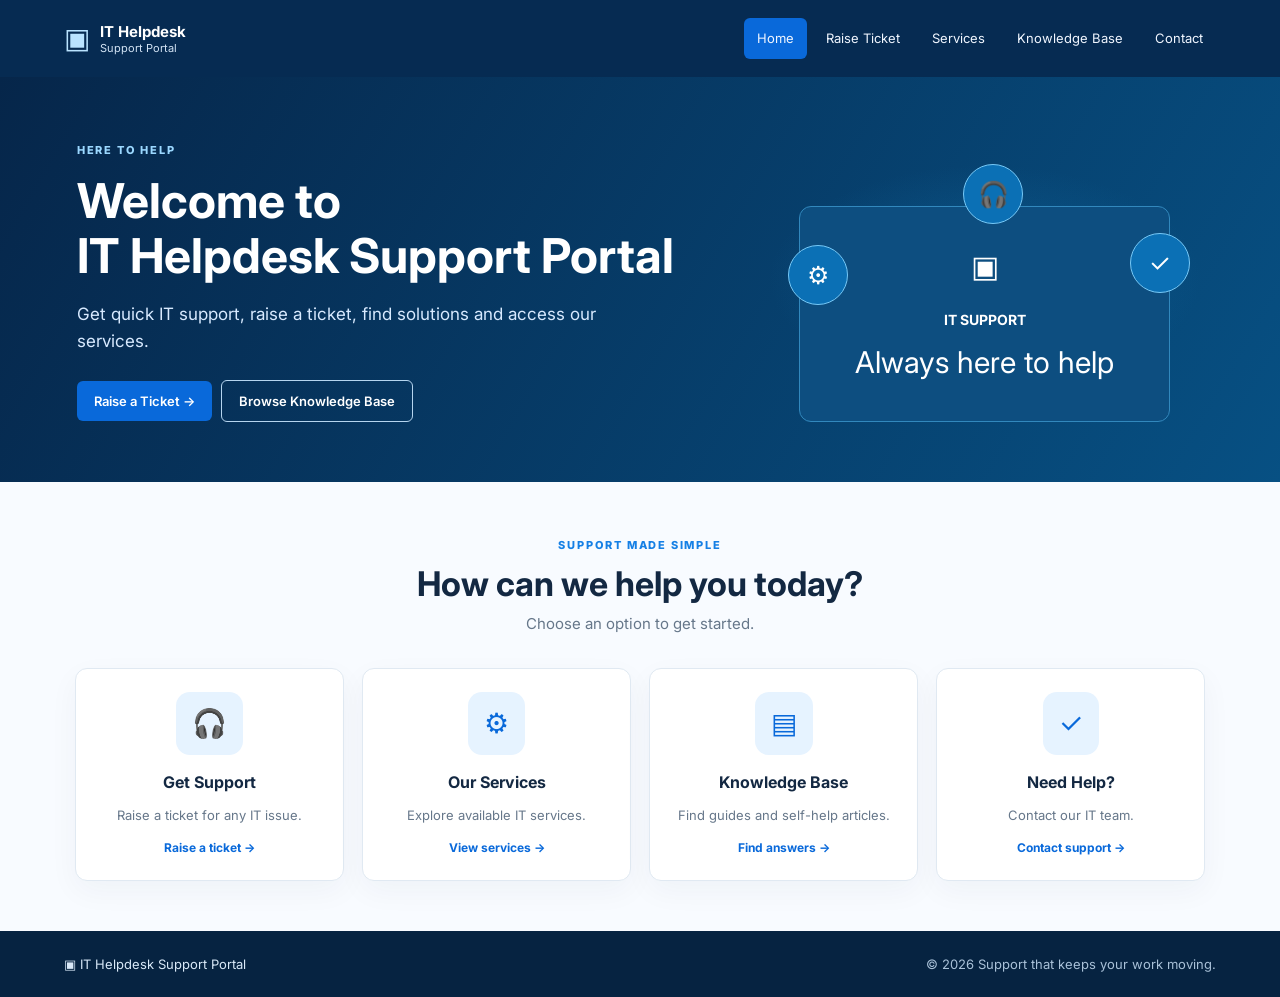
<file: index.html>
<!doctype html><html lang="en"><head><meta charset="utf-8"><meta name="viewport" content="width=device-width,initial-scale=1"><title>Home | IT Helpdesk</title><link rel="stylesheet" href="css/style.css"><script src="js/app.js" defer></script></head><body><header class="header"><a class="brand" href="index.html">▣ <span><b>IT Helpdesk</b><small>Support Portal</small></span></a><button class="menu" aria-label="Toggle menu">☰</button><nav><a class="active" href="index.html">Home</a><a href="ticket.html">Raise Ticket</a><a href="services.html">Services</a><a href="knowledge.html">Knowledge Base</a><a href="contact.html">Contact</a></nav></header><main><section class="hero"><div><label>HERE TO HELP</label><h1>Welcome to<br>IT Helpdesk Support Portal</h1><p>Get quick IT support, raise a ticket, find solutions and access our services.</p><a class="btn" href="ticket.html">Raise a Ticket →</a> <a class="btn outline" href="knowledge.html">Browse Knowledge Base</a></div><div class="hero-art"><span>⚙</span><span>🎧</span><span>✓</span><div class="illustration">▣<br><b>IT SUPPORT</b><br>Always here to help</div></div></section><section class="wrap"><div class="heading"><label>SUPPORT MADE SIMPLE</label><h2>How can we help you today?</h2><p>Choose an option to get started.</p></div><div class="grid four"><a class="card" href="ticket.html"><i>🎧</i><h3>Get Support</h3><p>Raise a ticket for any IT issue.</p><b>Raise a ticket →</b></a><a class="card" href="services.html"><i>⚙</i><h3>Our Services</h3><p>Explore available IT services.</p><b>View services →</b></a><a class="card" href="knowledge.html"><i>▤</i><h3>Knowledge Base</h3><p>Find guides and self-help articles.</p><b>Find answers →</b></a><a class="card" href="contact.html"><i>✓</i><h3>Need Help?</h3><p>Contact our IT team.</p><b>Contact support →</b></a></div></section></main><footer>▣ IT Helpdesk Support Portal <span>© <span id="year"></span> Support that keeps your work moving.</span></footer></body></html>
</file>
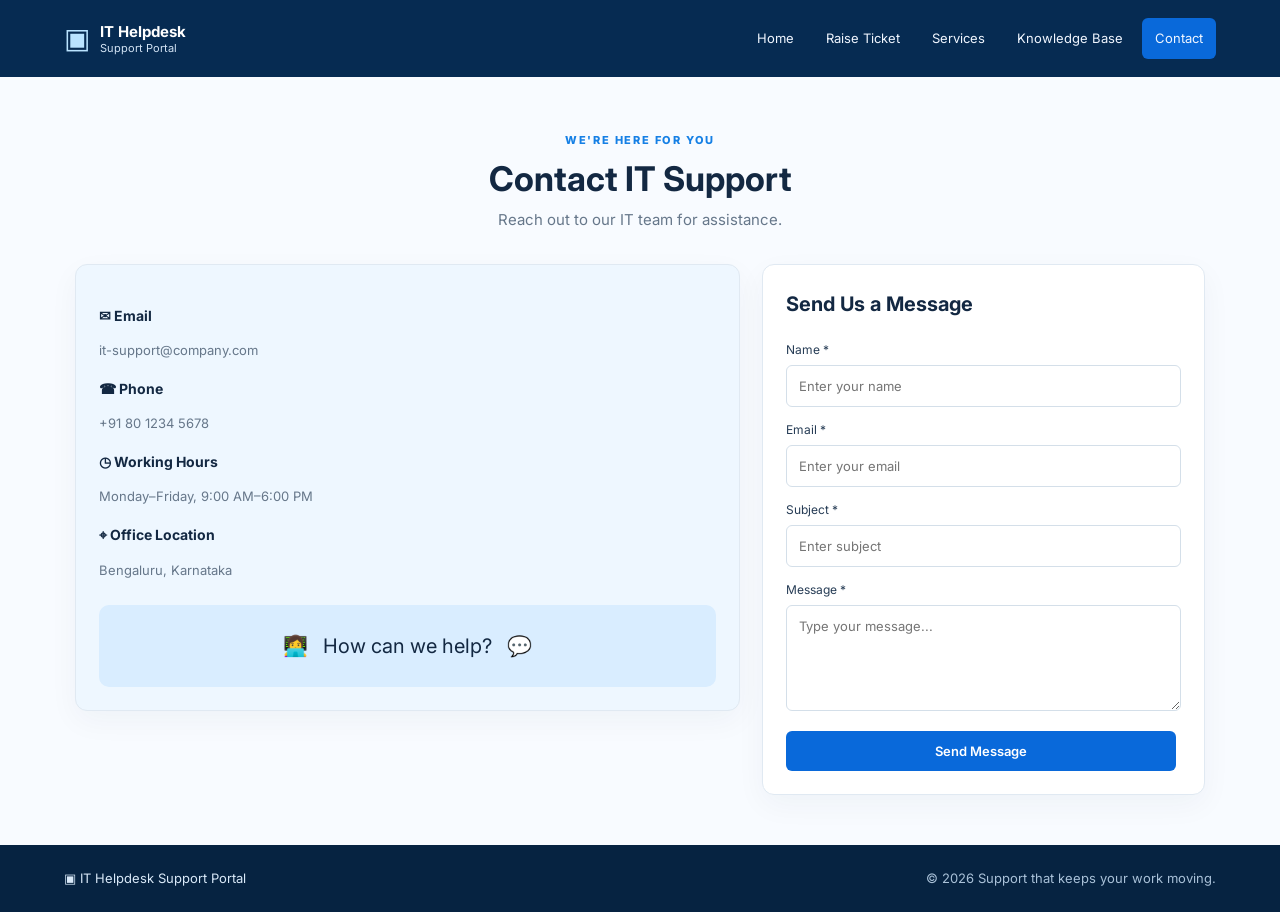
<file: contact.html>
<!doctype html>
<html lang="en">
  <head>
    <meta charset="utf-8" />
    <meta name="viewport" content="width=device-width,initial-scale=1" />
    <title>Contact | IT Helpdesk</title>
    <link rel="stylesheet" href="css/style.css" />
    <script src="js/app.js" defer></script>
  </head>
  <body>
    <header class="header">
      <a class="brand" href="index.html"
        >▣ <span><b>IT Helpdesk</b><small>Support Portal</small></span></a
      ><button class="menu" aria-label="Toggle menu">☰</button>
      <nav>
        <a href="index.html">Home</a><a href="ticket.html">Raise Ticket</a
        ><a href="services.html">Services</a
        ><a href="knowledge.html">Knowledge Base</a
        ><a class="active" href="contact.html">Contact</a>
      </nav>
    </header>
    <main>
      <section class="wrap">
        <div class="heading">
          <label>WE'RE HERE FOR YOU</label>
          <h1>Contact IT Support</h1>
          <p>Reach out to our IT team for assistance.</p>
        </div>
        <div class="columns">
          <section class="panel pale">
            <h3>✉ Email</h3>
            <p>it-support@company.com</p>
            <h3>☎ Phone</h3>
            <p>+91 80 1234 5678</p>
            <h3>◷ Working Hours</h3>
            <p>Monday–Friday, 9:00 AM–6:00 PM</p>
            <h3>⌖ Office Location</h3>
            <p>Bengaluru, Karnataka</p>
            <div class="support-art">👩‍💻 &nbsp; How can we help? &nbsp; 💬</div>
          </section>
          <section class="panel">
            <h2>Send Us a Message</h2>
            <form id="contactForm">
              <label
                >Name *<input
                  name="name"
                  required
                  placeholder="Enter your name" /></label
              ><label
                >Email *<input
                  name="email"
                  type="email"
                  required
                  placeholder="Enter your email" /></label
              ><label
                >Subject *<input
                  name="subject"
                  required
                  placeholder="Enter subject" /></label
              ><label
                >Message *<textarea
                  name="message"
                  required
                  rows="5"
                  placeholder="Type your message..."
                ></textarea></label
              ><button class="btn">Send Message</button>
            </form>
            <p id="contactResult" class="result" hidden></p>
          </section>
        </div>
      </section>
    </main>
    <footer>
      ▣ IT Helpdesk Support Portal
      <span
        >© <span id="year"></span> Support that keeps your work moving.</span
      >
    </footer>
  </body>
</html>
</file>
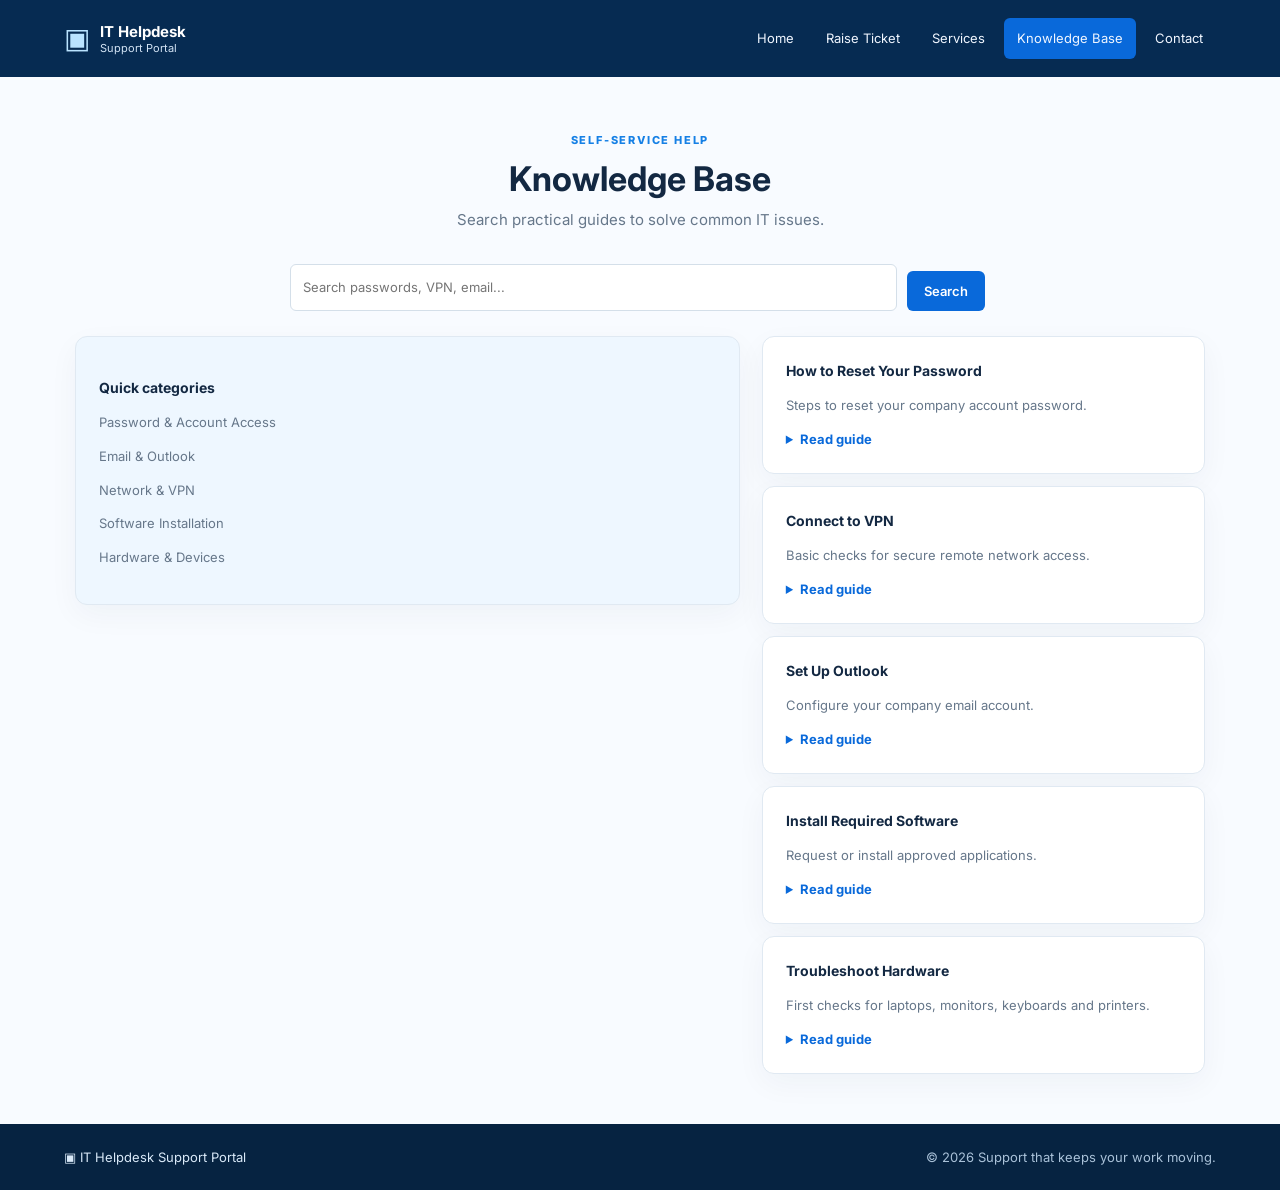
<file: knowledge.html>
<!doctype html>
<html lang="en">
  <head>
    <meta charset="utf-8" />
    <meta name="viewport" content="width=device-width,initial-scale=1" />
    <title>Knowledge Base | IT Helpdesk</title>
    <link rel="stylesheet" href="css/style.css" />
    <script src="js/app.js" defer></script>
  </head>
  <body>
    <header class="header">
      <a class="brand" href="index.html"
        >▣ <span><b>IT Helpdesk</b><small>Support Portal</small></span></a
      ><button class="menu" aria-label="Toggle menu">☰</button>
      <nav>
        <a href="index.html">Home</a><a href="ticket.html">Raise Ticket</a
        ><a href="services.html">Services</a
        ><a class="active" href="knowledge.html">Knowledge Base</a
        ><a href="contact.html">Contact</a>
      </nav>
    </header>
    <main>
      <section class="wrap">
        <div class="heading">
          <label>SELF-SERVICE HELP</label>
          <h1>Knowledge Base</h1>
          <p>Search practical guides to solve common IT issues.</p>
        </div>
        <div class="search">
          <input
            id="search"
            placeholder="Search passwords, VPN, email..."
          /><button class="btn" id="searchBtn">Search</button>
        </div>
        <div class="columns">
          <aside class="panel pale">
            <h3>Quick categories</h3>
            <p>Password & Account Access</p>
            <p>Email & Outlook</p>
            <p>Network & VPN</p>
            <p>Software Installation</p>
            <p>Hardware & Devices</p>
          </aside>
          <section id="articles" class="articles">
            <article
              class="panel article"
              data-words="how to reset your password steps to reset your company account password."
            >
              <h3>How to Reset Your Password</h3>
              <p>Steps to reset your company account password.</p>
              <details>
                <summary>Read guide</summary>
                <ol>
                  <li>Open your approved password reset page.</li>
                  <li>Verify your identity.</li>
                  <li>Create a strong password following company policy.</li>
                </ol>
              </details>
            </article>
            <article
              class="panel article"
              data-words="connect to vpn basic checks for secure remote network access."
            >
              <h3>Connect to VPN</h3>
              <p>Basic checks for secure remote network access.</p>
              <details>
                <summary>Read guide</summary>
                <ol>
                  <li>Connect to the internet.</li>
                  <li>Open your approved VPN app.</li>
                  <li>Sign in and complete MFA if prompted.</li>
                </ol>
              </details>
            </article>
            <article
              class="panel article"
              data-words="set up outlook configure your company email account."
            >
              <h3>Set Up Outlook</h3>
              <p>Configure your company email account.</p>
              <details>
                <summary>Read guide</summary>
                <ol>
                  <li>Open Outlook.</li>
                  <li>Add your work email address.</li>
                  <li>Complete sign-in and MFA.</li>
                </ol>
              </details>
            </article>
            <article
              class="panel article"
              data-words="install required software request or install approved applications."
            >
              <h3>Install Required Software</h3>
              <p>Request or install approved applications.</p>
              <details>
                <summary>Read guide</summary>
                <ol>
                  <li>Check the company software catalogue.</li>
                  <li>Submit a request if needed.</li>
                  <li>Wait for required approvals.</li>
                </ol>
              </details>
            </article>
            <article
              class="panel article"
              data-words="troubleshoot hardware first checks for laptops, monitors, keyboards and printers."
            >
              <h3>Troubleshoot Hardware</h3>
              <p>First checks for laptops, monitors, keyboards and printers.</p>
              <details>
                <summary>Read guide</summary>
                <ol>
                  <li>Check power and cables.</li>
                  <li>Restart if safe.</li>
                  <li>Raise a ticket if the issue remains.</li>
                </ol>
              </details>
            </article>
          </section>
        </div>
      </section>
    </main>
    <footer>
      ▣ IT Helpdesk Support Portal
      <span
        >© <span id="year"></span> Support that keeps your work moving.</span
      >
    </footer>
  </body>
</html>
</file>
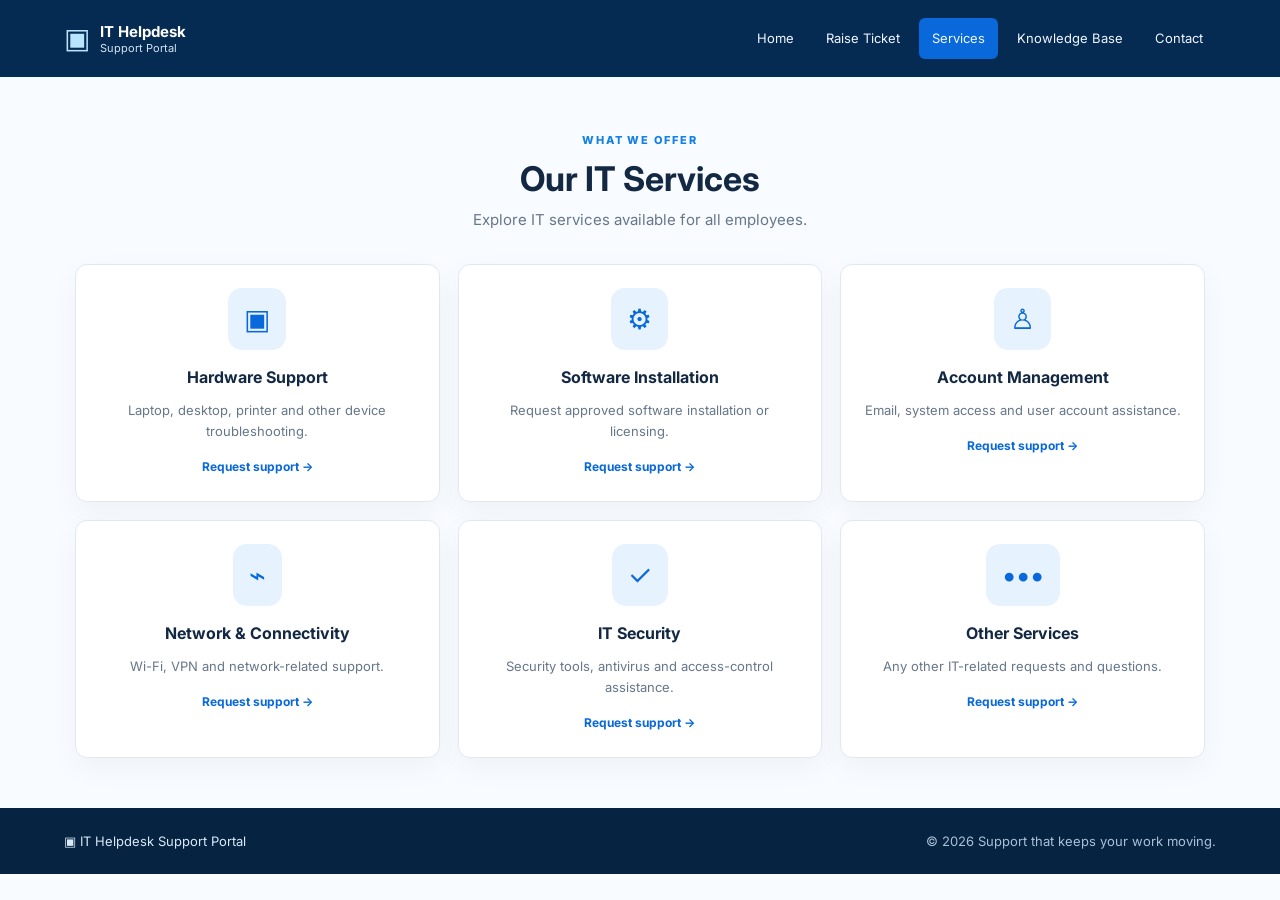
<file: services.html>
<!doctype html>
<html lang="en">
  <head>
    <meta charset="utf-8" />
    <meta name="viewport" content="width=device-width,initial-scale=1" />
    <title>Services | IT Helpdesk</title>
    <link rel="stylesheet" href="css/style.css" />
    <script src="js/app.js" defer></script>
  </head>
  <body>
    <header class="header">
      <a class="brand" href="index.html"
        >▣ <span><b>IT Helpdesk</b><small>Support Portal</small></span></a
      ><button class="menu" aria-label="Toggle menu">☰</button>
      <nav>
        <a href="index.html">Home</a><a href="ticket.html">Raise Ticket</a
        ><a class="active" href="services.html">Services</a
        ><a href="knowledge.html">Knowledge Base</a
        ><a href="contact.html">Contact</a>
      </nav>
    </header>
    <main>
      <section class="wrap">
        <div class="heading">
          <label>WHAT WE OFFER</label>
          <h1>Our IT Services</h1>
          <p>Explore IT services available for all employees.</p>
        </div>
        <div class="grid three">
          <article class="card">
            <i>▣</i>
            <h3>Hardware Support</h3>
            <p>Laptop, desktop, printer and other device troubleshooting.</p>
            <a href="ticket.html"><b>Request support →</b></a>
          </article>
          <article class="card">
            <i>⚙</i>
            <h3>Software Installation</h3>
            <p>Request approved software installation or licensing.</p>
            <a href="ticket.html"><b>Request support →</b></a>
          </article>
          <article class="card">
            <i>♙</i>
            <h3>Account Management</h3>
            <p>Email, system access and user account assistance.</p>
            <a href="ticket.html"><b>Request support →</b></a>
          </article>
          <article class="card">
            <i>⌁</i>
            <h3>Network & Connectivity</h3>
            <p>Wi-Fi, VPN and network-related support.</p>
            <a href="ticket.html"><b>Request support →</b></a>
          </article>
          <article class="card">
            <i>✓</i>
            <h3>IT Security</h3>
            <p>Security tools, antivirus and access-control assistance.</p>
            <a href="ticket.html"><b>Request support →</b></a>
          </article>
          <article class="card">
            <i>•••</i>
            <h3>Other Services</h3>
            <p>Any other IT-related requests and questions.</p>
            <a href="ticket.html"><b>Request support →</b></a>
          </article>
        </div>
      </section>
    </main>
    <footer>
      ▣ IT Helpdesk Support Portal
      <span
        >© <span id="year"></span> Support that keeps your work moving.</span
      >
    </footer>
  </body>
</html>
</file>
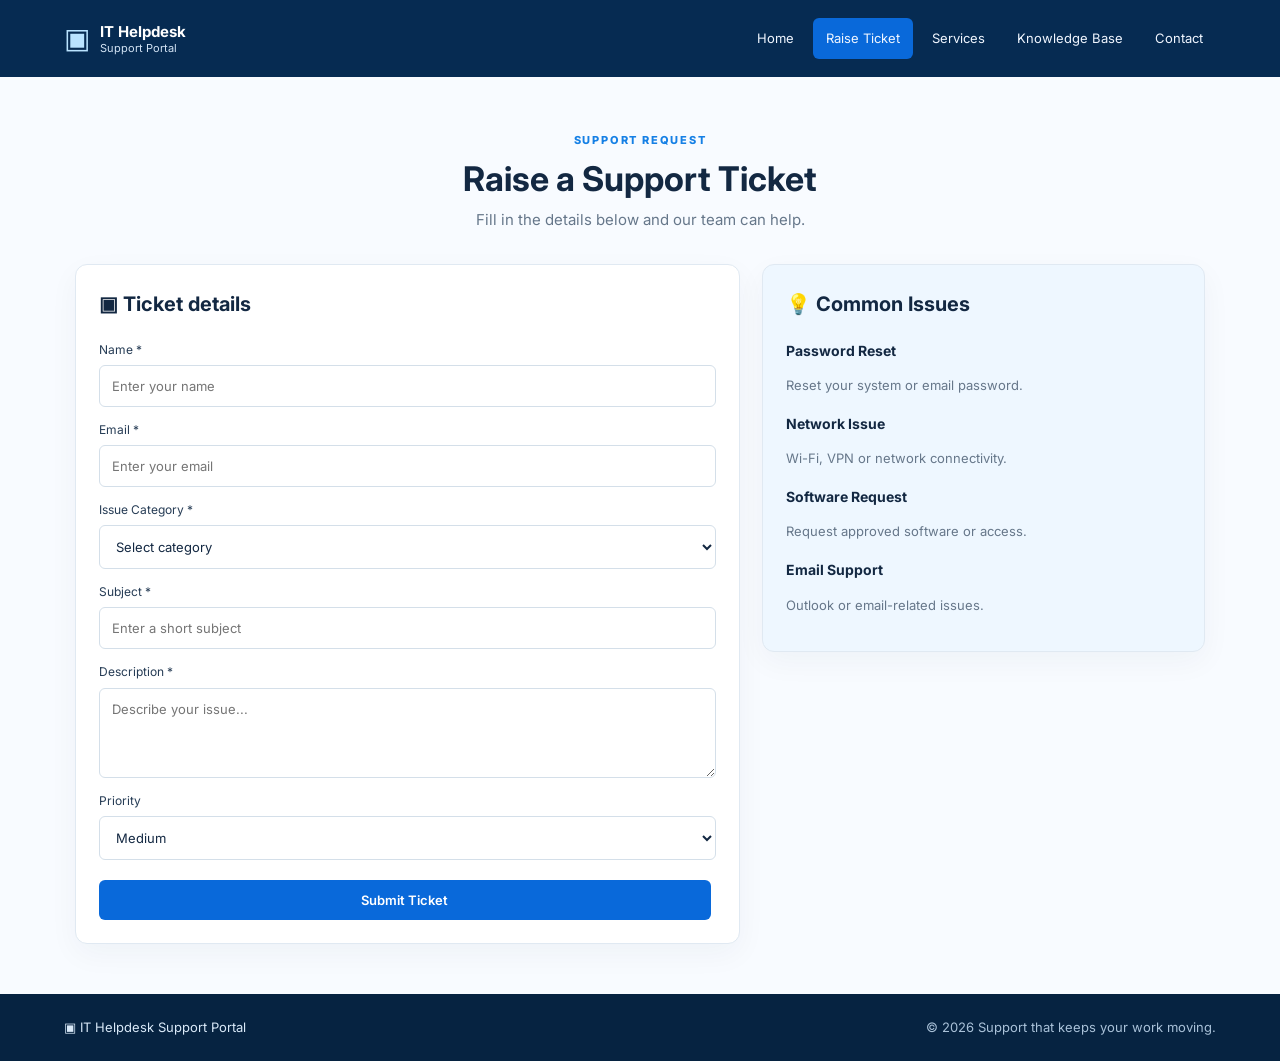
<file: ticket.html>
<!doctype html>
<html lang="en">
  <head>
    <meta charset="utf-8" />
    <meta name="viewport" content="width=device-width,initial-scale=1" />
    <title>Raise Ticket | IT Helpdesk</title>
    <link rel="stylesheet" href="css/style.css" />
    <script src="js/app.js" defer></script>
  </head>
  <body>
    <header class="header">
      <a class="brand" href="index.html"
        >▣ <span><b>IT Helpdesk</b><small>Support Portal</small></span></a
      ><button class="menu" aria-label="Toggle menu">☰</button>
      <nav>
        <a href="index.html">Home</a
        ><a class="active" href="ticket.html">Raise Ticket</a
        ><a href="services.html">Services</a
        ><a href="knowledge.html">Knowledge Base</a
        ><a href="contact.html">Contact</a>
      </nav>
    </header>
    <main>
      <section class="wrap">
        <div class="heading">
          <label>SUPPORT REQUEST</label>
          <h1>Raise a Support Ticket</h1>
          <p>Fill in the details below and our team can help.</p>
        </div>
        <div class="columns">
          <section class="panel">
            <h2>▣ Ticket details</h2>
            <form id="ticketForm">
              <label
                >Name *<input
                  name="name"
                  required
                  placeholder="Enter your name" /></label
              ><label
                >Email *<input
                  name="email"
                  type="email"
                  required
                  placeholder="Enter your email" /></label
              ><label
                >Issue Category *<select name="category" required>
                  <option value="">Select category</option>
                  <option>Password Reset</option>
                  <option>Network Issue</option>
                  <option>Software Request</option>
                  <option>Hardware Issue</option>
                  <option>Email Support</option>
                  <option>Other</option>
                </select></label
              ><label
                >Subject *<input
                  name="subject"
                  required
                  placeholder="Enter a short subject" /></label
              ><label
                >Description *<textarea
                  name="description"
                  required
                  rows="4"
                  placeholder="Describe your issue..."
                ></textarea></label
              ><label
                >Priority<select name="priority">
                  <option>Low</option>
                  <option selected>Medium</option>
                  <option>High</option>
                  <option>Urgent</option>
                </select></label
              ><button class="btn">Submit Ticket</button>
            </form>
            <p id="ticketResult" class="result" hidden></p>
          </section>
          <aside class="panel pale">
            <h2>💡 Common Issues</h2>
            <h3>Password Reset</h3>
            <p>Reset your system or email password.</p>
            <h3>Network Issue</h3>
            <p>Wi-Fi, VPN or network connectivity.</p>
            <h3>Software Request</h3>
            <p>Request approved software or access.</p>
            <h3>Email Support</h3>
            <p>Outlook or email-related issues.</p>
          </aside>
        </div>
      </section>
    </main>
    <footer>
      ▣ IT Helpdesk Support Portal
      <span
        >© <span id="year"></span> Support that keeps your work moving.</span
      >
    </footer>
  </body>
</html>
</file>
<file: css/style.css>
@import url('https://fonts.googleapis.com/css2?family=Inter:wght@400;500;600;700;800&display=swap');
:root{--navy:#062b52;--blue:#0969da;--ink:#132842;--muted:#66778a;--line:#e0e9f2}*{box-sizing:border-box}body{margin:0;background:#f8fbff;color:var(--ink);font:15px/1.6 Inter,Arial,sans-serif}a{color:inherit;text-decoration:none}.header{position:sticky;top:0;z-index:5;background:var(--navy);color:white;display:flex;align-items:center;justify-content:space-between;padding:16px 5%;gap:20px}.brand{display:flex;align-items:center;gap:10px;font-size:28px;color:#b9e3ff}.brand span{display:flex;flex-direction:column;color:white;font-size:15px;line-height:1.3}.brand small{font-size:11px;color:#d3e4f5}nav{display:flex;gap:6px}nav a{font-size:13px;padding:10px 13px;border-radius:6px;color:#f0f6ff}nav a:hover,nav a.active{background:var(--blue)}.menu{display:none}.hero{background:linear-gradient(120deg,#06264a,#075083);color:white;padding:60px 6%;display:grid;grid-template-columns:1.2fr .8fr;align-items:center;gap:35px;min-height:390px}.hero label,label.eyebrow,.heading label{font-size:11px;letter-spacing:1.8px;font-weight:800;color:#1680e5}.hero label{color:#9bd8ff}.hero h1{font-size:clamp(32px,4vw,48px);line-height:1.16;margin:12px 0}.hero p{max-width:520px;color:#d8eaff;font-size:17px}.btn{display:inline-block;background:var(--blue);border:0;border-radius:6px;color:white;padding:12px 17px;font:600 13px Inter;cursor:pointer;margin:7px 5px 0 0}.btn:hover{background:#0756b1}.btn.outline{background:transparent;border:1px solid #b6d5ef}.hero-art{height:230px;display:flex;align-items:center;justify-content:center;position:relative;background:radial-gradient(ellipse,#1473ad66,transparent 70%)}.hero-art>span{position:absolute;background:#0b70b5;border:1px solid #77c9f7;border-radius:50%;width:60px;height:60px;display:grid;place-items:center;font-size:25px}.hero-art>span:nth-child(1){left:5%;top:35%}.hero-art>span:nth-child(2){top:0;left:45%}.hero-art>span:nth-child(3){right:3%;top:30%}.illustration{background:#0d4e80;border:1px solid #3288bd;border-radius:12px;padding:35px 55px;text-align:center;font-size:30px;margin-top:70px}.illustration b{font-size:14px}.wrap{max-width:1180px;margin:auto;padding:50px 25px}.heading{text-align:center;margin:0 auto 32px}.heading h1,.heading h2{font-size:34px;line-height:1.2;margin:8px 0}.heading p{color:var(--muted);margin:0}.grid{display:grid;gap:18px}.four{grid-template-columns:repeat(4,1fr)}.three{grid-template-columns:repeat(3,1fr)}.card,.panel{background:white;border:1px solid var(--line);border-radius:12px;padding:23px;box-shadow:0 10px 30px #0a2d500b}.card{text-align:center;display:flex;align-items:center;flex-direction:column;transition:.18s}.card:hover{transform:translateY(-3px);border-color:#9bcfff}.card i{font-style:normal;font-size:28px;color:var(--blue);background:#e6f3ff;border-radius:14px;padding:9px 16px;margin-bottom:10px}.card h3{margin:5px 0;font-size:16px}.card p{font-size:13px;color:var(--muted);margin:4px 0 12px}.card b{color:var(--blue);font-size:12px;margin-top:auto}.columns{display:grid;grid-template-columns:1.2fr .8fr;gap:22px;align-items:start}.panel h2{font-size:20px;margin:0 0 20px}.panel h3{font-size:14px;margin:17px 0 4px}.panel p{font-size:13px;color:var(--muted)}.pale{background:#eef7ff}.panel form{display:grid;gap:13px}.panel form label{color:#263c55;letter-spacing:0;font-size:12px;display:grid;gap:6px}.panel input,.panel select,.panel textarea,.search input{width:100%;padding:12px;border:1px solid #d4dfe9;border-radius:6px;background:#fff;font:13px Inter;color:var(--ink)}.panel input:focus,.panel textarea:focus,.panel select:focus,.search input:focus{outline:2px solid #b8ddff;border-color:#388ce2}.panel textarea{resize:vertical}.result{background:#e7f8ee;border:1px solid #c1e9d0;color:#176c40;padding:13px;border-radius:7px}.search{display:flex;gap:10px;max-width:700px;margin:0 auto 25px}.search input{flex:1}.articles{display:grid;gap:12px}.article h3{margin:0 0 5px}.article details{font-size:13px}.article summary{color:var(--blue);font-weight:700;cursor:pointer}.article ol{padding-left:20px}.support-art{text-align:center;background:#d9edff;padding:25px;border-radius:10px;font-size:20px;margin-top:25px}footer{background:#062341;color:#d9e9f8;padding:23px 5%;display:flex;justify-content:space-between;gap:15px;font-size:13px}footer span{color:#a9c1d8}
@media(max-width:850px){.header{flex-wrap:wrap}.menu{display:block;background:transparent;color:white;border:1px solid #ffffff66;border-radius:6px;padding:7px 10px;font-size:20px}nav{display:none;width:100%;flex-direction:column}nav.open{display:flex}nav a{padding:12px}.hero{grid-template-columns:1fr;padding:40px 7%}.hero-art{max-width:480px;width:100%;margin:auto}.four{grid-template-columns:repeat(2,1fr)}.columns{grid-template-columns:1fr}.three{grid-template-columns:repeat(2,1fr)}}@media(max-width:560px){.wrap{padding:35px 16px}.hero h1{font-size:34px}.hero-art{height:190px}.illustration{padding:25px 35px}.four,.three{grid-template-columns:1fr}.heading h1,.heading h2{font-size:28px}.search{flex-direction:column}footer{flex-direction:column}}
</file>
